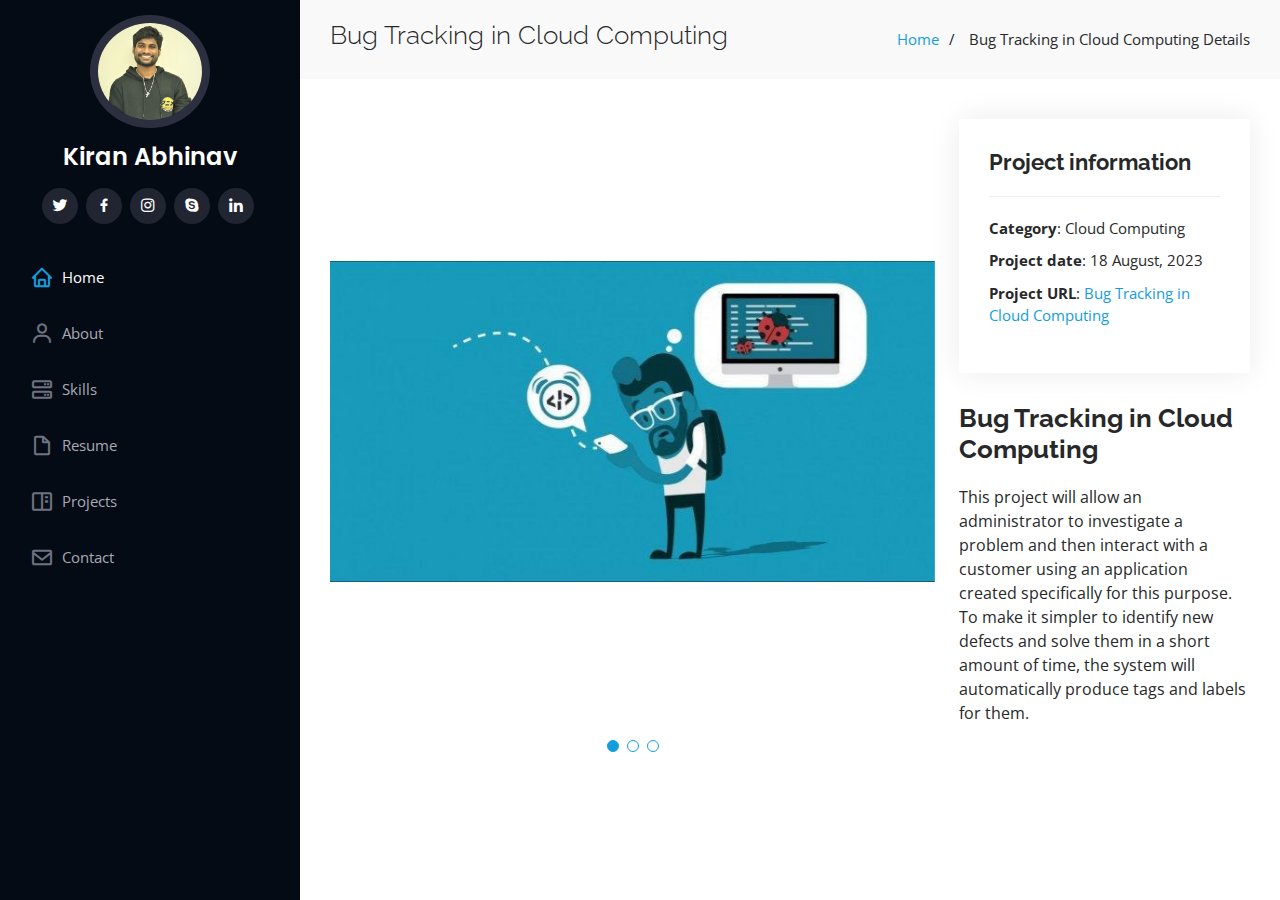
<file: bug-finder-cc-details.html>
<!DOCTYPE html>
<html lang="en">

<head>
  <meta charset="utf-8">
  <meta content="width=device-width, initial-scale=1.0" name="viewport">

  <title> Bug Tracking in Cloud Computing Details</title>
  <meta content="" name="description">
  <meta content="" name="keywords">

  <!-- Favicons -->
  <link href="assets/img/favicon.png" rel="icon">
  <link href="assets/img/apple-touch-icon.png" rel="apple-touch-icon">

  <!-- Google Fonts -->
  <link href="https://fonts.googleapis.com/css?family=Open+Sans:300,300i,400,400i,600,600i,700,700i|Raleway:300,300i,400,400i,500,500i,600,600i,700,700i|Poppins:300,300i,400,400i,500,500i,600,600i,700,700i" rel="stylesheet">

  <!-- Vendor CSS Files -->
  <link href="assets/vendor/aos/aos.css" rel="stylesheet">
  <link href="assets/vendor/bootstrap/css/bootstrap.min.css" rel="stylesheet">
  <link href="assets/vendor/bootstrap-icons/bootstrap-icons.css" rel="stylesheet">
  <link href="assets/vendor/boxicons/css/boxicons.min.css" rel="stylesheet">
  <link href="assets/vendor/glightbox/css/glightbox.min.css" rel="stylesheet">
  <link href="assets/vendor/swiper/swiper-bundle.min.css" rel="stylesheet">
  <link href="assets/css/style.css" rel="stylesheet">

</head>

<body>
  <i class="bi bi-list mobile-nav-toggle d-xl-none"></i>
  <header id="header">
    <div class="d-flex flex-column">

      <div class="profile">
        <img src="assets/img/profile-img.jpg" alt="" class="img-fluid rounded-circle">
        <h1 class="text-light"><a href="index.html">Kiran Abhinav</a></h1>
        <div class="social-links mt-3 text-center">
          <a href="#" class="twitter"><i class="bx bxl-twitter"></i></a>
          <a href="#" class="facebook"><i class="bx bxl-facebook"></i></a>
          <a href="#" class="instagram"><i class="bx bxl-instagram"></i></a>
          <a href="#" class="google-plus"><i class="bx bxl-skype"></i></a>
          <a href="#" class="linkedin"><i class="bx bxl-linkedin"></i></a>
        </div>
      </div>

      <nav id="navbar" class="nav-menu navbar">
        <ul>
          <li><a href="#hero" class="nav-link scrollto active"><i class="bx bx-home"></i> <span>Home</span></a></li>
          <li><a href="#about" class="nav-link scrollto"><i class="bx bx-user"></i> <span>About</span></a></li>
          <li><a href="#skills" class="nav-link scrollto"><i class="bx bx-server"></i> <span>Skills</span></a></li>
          <li><a href="#resume" class="nav-link scrollto"><i class="bx bx-file-blank"></i> <span>Resume</span></a></li>
          <li><a href="#portfolio" class="nav-link scrollto"><i class="bx bx-book-content"></i> <span>Projects</span></a></li>
          <li><a href="#contact" class="nav-link scrollto"><i class="bx bx-envelope"></i> <span>Contact</span></a></li>
        </ul>
      </nav><!-- .nav-menu -->
    </div>
  </header><!-- End Header -->

  <main id="main">

    <!-- ======= Breadcrumbs ======= -->
    <section id="breadcrumbs" class="breadcrumbs">
      <div class="container">

        <div class="d-flex justify-content-between align-items-center">
          <h2> Bug Tracking in Cloud Computing</h2>
          <ol>
            <li><a href="index.html">Home</a></li>
            <li> Bug Tracking in Cloud Computing Details</li>
          </ol>
        </div>

      </div>
    </section><!-- End Breadcrumbs -->

    <!-- ======= Portfolio Details Section ======= -->
    <section id="portfolio-details" class="portfolio-details">
      <div class="container">

        <div class="row gy-4">

          <div class="col-lg-8">
            <div class="portfolio-details-slider swiper">
              <div class="swiper-wrapper align-items-center">

                <div class="swiper-slide">
                  <img src="assets/img/portfolio/portfolio-cc-details-1.png" alt="">
                </div>

                <div class="swiper-slide">
                  <img src="assets/img/portfolio/portfolio-cc-details-2.png" alt="">
                </div>

                <div class="swiper-slide">
                  <img src="assets/img/portfolio/portfolio-6.png" alt="">
                </div>

              </div>
              <div class="swiper-pagination"></div>
            </div>
          </div>

          <div class="col-lg-4">
            <div class="portfolio-info">
              <h3>Project information</h3>
              <ul>
                <li><strong>Category</strong>: Cloud Computing</li>
                <!-- <li><strong>Client</strong>: ASU Company</li> -->
                <li><strong>Project date</strong>: 18 August, 2023</li>
                <li><strong>Project URL</strong>: <a href="#"> Bug Tracking in Cloud Computing</a></li>
              </ul>
            </div>
            <div class="portfolio-description">
              <h2> Bug Tracking in Cloud Computing</h2>
              <p>
                This project will allow an administrator to investigate a problem and then interact with a customer using
an application created specifically for this purpose. To make it simpler to identify new defects and solve
them in a short amount of time, the system will automatically produce tags and labels for them.
              </p>
            </div>
          </div>

        </div>

      </div>
    </section><!-- End Portfolio Details Section -->

  </main><!-- End #main -->


  <a href="#" class="back-to-top d-flex align-items-center justify-content-center"><i class="bi bi-arrow-up-short"></i></a>

  <!-- Vendor JS Files -->
  <script src="assets/vendor/purecounter/purecounter_vanilla.js"></script>
  <script src="assets/vendor/aos/aos.js"></script>
  <script src="assets/vendor/bootstrap/js/bootstrap.bundle.min.js"></script>
  <script src="assets/vendor/glightbox/js/glightbox.min.js"></script>
  <script src="assets/vendor/isotope-layout/isotope.pkgd.min.js"></script>
  <script src="assets/vendor/swiper/swiper-bundle.min.js"></script>
  <script src="assets/vendor/typed.js/typed.umd.js"></script>
  <script src="assets/vendor/waypoints/noframework.waypoints.js"></script>
  <script src="assets/vendor/php-email-form/validate.js"></script>

  <!-- Template Main JS File -->
  <script src="assets/js/main.js"></script>

</body>

</html>
</file>
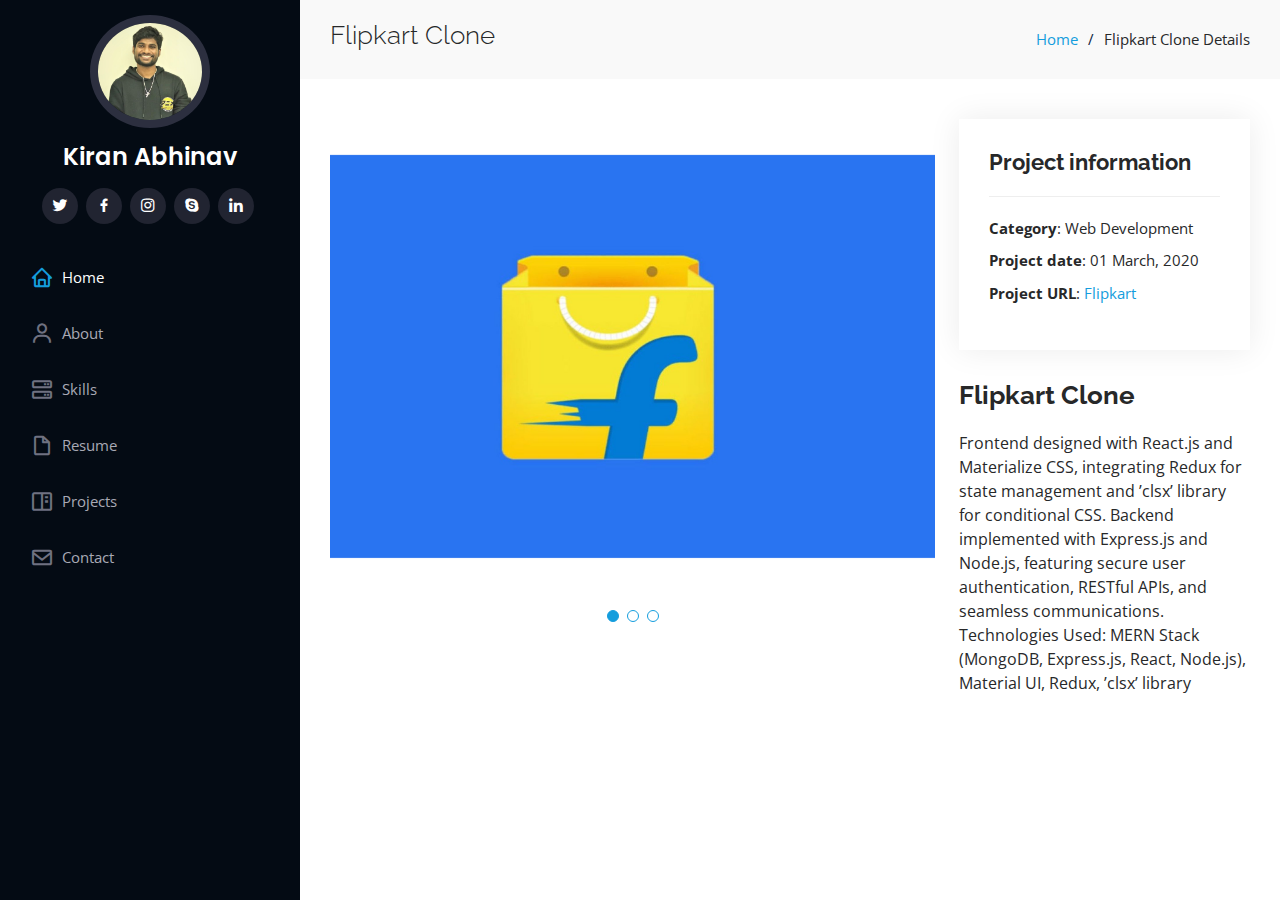
<file: flipkart-clone-details.html>
<!DOCTYPE html>
<html lang="en">

<head>
  <meta charset="utf-8">
  <meta content="width=device-width, initial-scale=1.0" name="viewport">

  <title>Flipkart Project Details</title>
  <meta content="" name="description">
  <meta content="" name="keywords">

  <!-- Favicons -->
  <link href="assets/img/favicon.png" rel="icon">
  <link href="assets/img/apple-touch-icon.png" rel="apple-touch-icon">

  <!-- Google Fonts -->
  <link href="https://fonts.googleapis.com/css?family=Open+Sans:300,300i,400,400i,600,600i,700,700i|Raleway:300,300i,400,400i,500,500i,600,600i,700,700i|Poppins:300,300i,400,400i,500,500i,600,600i,700,700i" rel="stylesheet">

  <!-- Vendor CSS Files -->
  <link href="assets/vendor/aos/aos.css" rel="stylesheet">
  <link href="assets/vendor/bootstrap/css/bootstrap.min.css" rel="stylesheet">
  <link href="assets/vendor/bootstrap-icons/bootstrap-icons.css" rel="stylesheet">
  <link href="assets/vendor/boxicons/css/boxicons.min.css" rel="stylesheet">
  <link href="assets/vendor/glightbox/css/glightbox.min.css" rel="stylesheet">
  <link href="assets/vendor/swiper/swiper-bundle.min.css" rel="stylesheet">
  <link href="assets/css/style.css" rel="stylesheet">

</head>

<body>
  <i class="bi bi-list mobile-nav-toggle d-xl-none"></i>
  <header id="header">
    <div class="d-flex flex-column">

      <div class="profile">
        <img src="assets/img/profile-img.jpg" alt="" class="img-fluid rounded-circle">
        <h1 class="text-light"><a href="index.html">Kiran Abhinav</a></h1>
        <div class="social-links mt-3 text-center">
          <a href="#" class="twitter"><i class="bx bxl-twitter"></i></a>
          <a href="#" class="facebook"><i class="bx bxl-facebook"></i></a>
          <a href="#" class="instagram"><i class="bx bxl-instagram"></i></a>
          <a href="#" class="google-plus"><i class="bx bxl-skype"></i></a>
          <a href="#" class="linkedin"><i class="bx bxl-linkedin"></i></a>
        </div>
      </div>

      <nav id="navbar" class="nav-menu navbar">
        <ul>
          <li><a href="#hero" class="nav-link scrollto active"><i class="bx bx-home"></i> <span>Home</span></a></li>
          <li><a href="#about" class="nav-link scrollto"><i class="bx bx-user"></i> <span>About</span></a></li>
          <li><a href="#skills" class="nav-link scrollto"><i class="bx bx-server"></i> <span>Skills</span></a></li>
          <li><a href="#resume" class="nav-link scrollto"><i class="bx bx-file-blank"></i> <span>Resume</span></a></li>
          <li><a href="#portfolio" class="nav-link scrollto"><i class="bx bx-book-content"></i> <span>Projects</span></a></li>
          <li><a href="#contact" class="nav-link scrollto"><i class="bx bx-envelope"></i> <span>Contact</span></a></li>
        </ul>
      </nav><!-- .nav-menu -->
    </div>
  </header><!-- End Header -->

  <main id="main">

    <!-- ======= Breadcrumbs ======= -->
    <section id="breadcrumbs" class="breadcrumbs">
      <div class="container">

        <div class="d-flex justify-content-between align-items-center">
          <h2>Flipkart Clone</h2>
          <ol>
            <li><a href="index.html">Home</a></li>
            <li>Flipkart Clone Details</li>
          </ol>
        </div>

      </div>
    </section><!-- End Breadcrumbs -->

    <!-- ======= Portfolio Details Section ======= -->
    <section id="portfolio-details" class="portfolio-details">
      <div class="container">

        <div class="row gy-4">

          <div class="col-lg-8">
            <div class="portfolio-details-slider swiper">
              <div class="swiper-wrapper align-items-center">

                <div class="swiper-slide">
                  <img src="assets/img/portfolio/portfolio-flipkart-details-1.jpg" alt="">
                </div>

                <div class="swiper-slide">
                  <img src="assets/img/portfolio/portfolio-flipkart-details-2.jpg" alt="">
                </div>

                <div class="swiper-slide">
                  <img src="assets/img/portfolio/portfolio-flipkart-details-3.jpg" alt="">
                </div>

              </div>
              <div class="swiper-pagination"></div>
            </div>
          </div>

          <div class="col-lg-4">
            <div class="portfolio-info">
              <h3>Project information</h3>
              <ul>
                <li><strong>Category</strong>: Web Development</li>
                <!-- <li><strong>Client</strong>: ASU Company</li> -->
                <li><strong>Project date</strong>: 01 March, 2020</li>
                <li><strong>Project URL</strong>: <a href="https://github.com/Kiran0207/FlipKart-Clone">Flipkart</a></li>
              </ul>
            </div>
            <div class="portfolio-description">
              <h2>Flipkart Clone</h2>
              <p>
                Frontend designed with React.js and Materialize CSS, integrating Redux for state management and ’clsx’
                library for conditional CSS. Backend implemented with Express.js and Node.js, featuring secure user authentication, RESTful APIs, and seamless communications. 
                Technologies Used: MERN Stack (MongoDB, Express.js, React, Node.js), Material UI, Redux, ’clsx’ library
              </p>
            </div>
          </div>

        </div>

      </div>
    </section><!-- End Portfolio Details Section -->

  </main><!-- End #main -->


  <a href="#" class="back-to-top d-flex align-items-center justify-content-center"><i class="bi bi-arrow-up-short"></i></a>

  <!-- Vendor JS Files -->
  <script src="assets/vendor/purecounter/purecounter_vanilla.js"></script>
  <script src="assets/vendor/aos/aos.js"></script>
  <script src="assets/vendor/bootstrap/js/bootstrap.bundle.min.js"></script>
  <script src="assets/vendor/glightbox/js/glightbox.min.js"></script>
  <script src="assets/vendor/isotope-layout/isotope.pkgd.min.js"></script>
  <script src="assets/vendor/swiper/swiper-bundle.min.js"></script>
  <script src="assets/vendor/typed.js/typed.umd.js"></script>
  <script src="assets/vendor/waypoints/noframework.waypoints.js"></script>
  <script src="assets/vendor/php-email-form/validate.js"></script>

  <!-- Template Main JS File -->
  <script src="assets/js/main.js"></script>

</body>

</html>
</file>
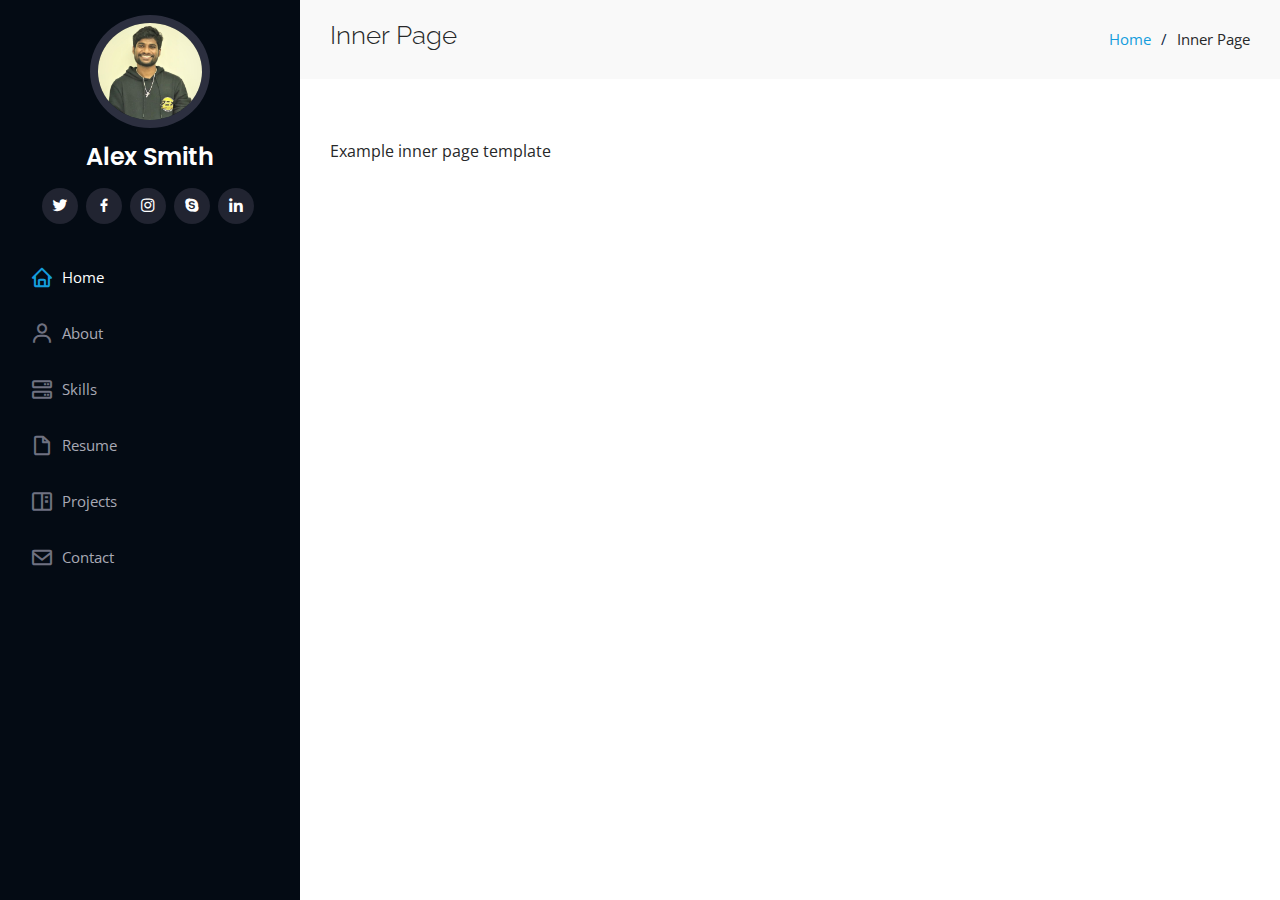
<file: inner-page.html>
<!DOCTYPE html>
<html lang="en">

<head>
  <meta charset="utf-8">
  <meta content="width=device-width, initial-scale=1.0" name="viewport">

  <title>Inner Page - iPortfolio Bootstrap Template</title>
  <meta content="" name="description">
  <meta content="" name="keywords">

  <!-- Favicons -->
  <link href="assets/img/favicon.png" rel="icon">
  <link href="assets/img/apple-touch-icon.png" rel="apple-touch-icon">

  <!-- Google Fonts -->
  <link href="https://fonts.googleapis.com/css?family=Open+Sans:300,300i,400,400i,600,600i,700,700i|Raleway:300,300i,400,400i,500,500i,600,600i,700,700i|Poppins:300,300i,400,400i,500,500i,600,600i,700,700i" rel="stylesheet">

  <!-- Vendor CSS Files -->
  <link href="assets/vendor/aos/aos.css" rel="stylesheet">
  <link href="assets/vendor/bootstrap/css/bootstrap.min.css" rel="stylesheet">
  <link href="assets/vendor/bootstrap-icons/bootstrap-icons.css" rel="stylesheet">
  <link href="assets/vendor/boxicons/css/boxicons.min.css" rel="stylesheet">
  <link href="assets/vendor/glightbox/css/glightbox.min.css" rel="stylesheet">
  <link href="assets/vendor/swiper/swiper-bundle.min.css" rel="stylesheet">

  <!-- Template Main CSS File -->
  <link href="assets/css/style.css" rel="stylesheet">

  <!-- =======================================================
  * Template Name: iPortfolio
  * Updated: Jan 29 2024 with Bootstrap v5.3.2
  * Template URL: https://bootstrapmade.com/iportfolio-bootstrap-portfolio-websites-template/
  * Author: BootstrapMade.com
  * License: https://bootstrapmade.com/license/
  ======================================================== -->
</head>

<body>

  <!-- ======= Mobile nav toggle button ======= -->
  <i class="bi bi-list mobile-nav-toggle d-xl-none"></i>

  <!-- ======= Header ======= -->
  <header id="header">
    <div class="d-flex flex-column">

      <div class="profile">
        <img src="assets/img/profile-img.jpg" alt="" class="img-fluid rounded-circle">
        <h1 class="text-light"><a href="index.html">Alex Smith</a></h1>
        <div class="social-links mt-3 text-center">
          <a href="#" class="twitter"><i class="bx bxl-twitter"></i></a>
          <a href="#" class="facebook"><i class="bx bxl-facebook"></i></a>
          <a href="#" class="instagram"><i class="bx bxl-instagram"></i></a>
          <a href="#" class="google-plus"><i class="bx bxl-skype"></i></a>
          <a href="#" class="linkedin"><i class="bx bxl-linkedin"></i></a>
        </div>
      </div>

      <nav id="navbar" class="nav-menu navbar">
        <ul>
          <li><a href="#hero" class="nav-link scrollto active"><i class="bx bx-home"></i> <span>Home</span></a></li>
          <li><a href="#about" class="nav-link scrollto"><i class="bx bx-user"></i> <span>About</span></a></li>
          <li><a href="#skills" class="nav-link scrollto"><i class="bx bx-server"></i> <span>Skills</span></a></li>
          <li><a href="#resume" class="nav-link scrollto"><i class="bx bx-file-blank"></i> <span>Resume</span></a></li>
          <li><a href="#portfolio" class="nav-link scrollto"><i class="bx bx-book-content"></i> <span>Projects</span></a></li>
          <li><a href="#contact" class="nav-link scrollto"><i class="bx bx-envelope"></i> <span>Contact</span></a></li>
        </ul>
      </nav><!-- .nav-menu -->
    </div>
  </header><!-- End Header -->

  <main id="main">

    <!-- ======= Breadcrumbs ======= -->
    <section class="breadcrumbs">
      <div class="container">

        <div class="d-flex justify-content-between align-items-center">
          <h2>Inner Page</h2>
          <ol>
            <li><a href="index.html">Home</a></li>
            <li>Inner Page</li>
          </ol>
        </div>

      </div>
    </section><!-- End Breadcrumbs -->

    <section class="inner-page">
      <div class="container">
        <p>
          Example inner page template
        </p>
      </div>
    </section>

  </main><!-- End #main -->

  <!-- ======= Footer ======= -->
  

  <a href="#" class="back-to-top d-flex align-items-center justify-content-center"><i class="bi bi-arrow-up-short"></i></a>

  <!-- Vendor JS Files -->
  <script src="assets/vendor/purecounter/purecounter_vanilla.js"></script>
  <script src="assets/vendor/aos/aos.js"></script>
  <script src="assets/vendor/bootstrap/js/bootstrap.bundle.min.js"></script>
  <script src="assets/vendor/glightbox/js/glightbox.min.js"></script>
  <script src="assets/vendor/isotope-layout/isotope.pkgd.min.js"></script>
  <script src="assets/vendor/swiper/swiper-bundle.min.js"></script>
  <script src="assets/vendor/typed.js/typed.umd.js"></script>
  <script src="assets/vendor/waypoints/noframework.waypoints.js"></script>
  <script src="assets/vendor/php-email-form/validate.js"></script>

  <!-- Template Main JS File -->
  <script src="assets/js/main.js"></script>

</body>

</html>
</file>
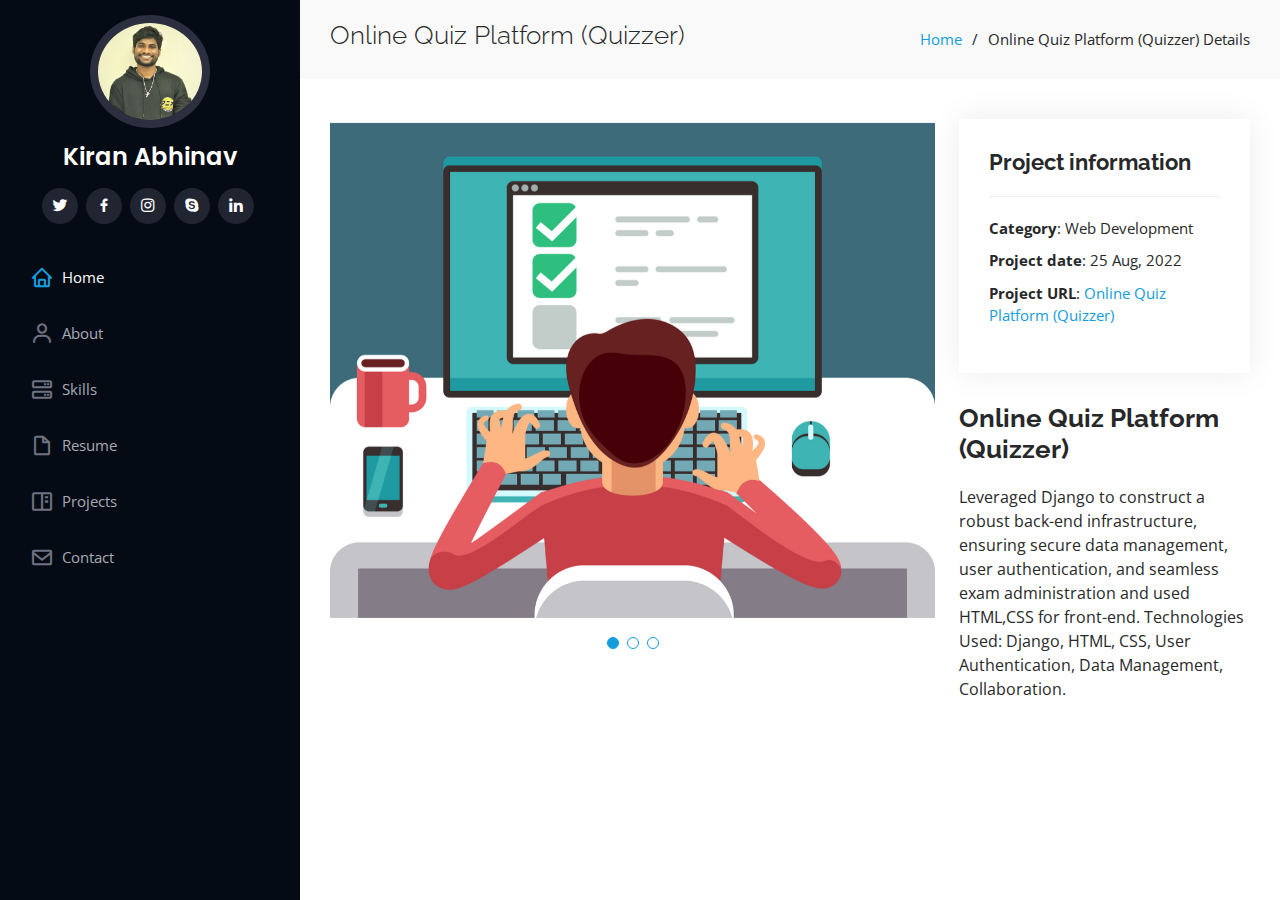
<file: quizzer-details.html>
<!DOCTYPE html>
<html lang="en">

<head>
  <meta charset="utf-8">
  <meta content="width=device-width, initial-scale=1.0" name="viewport">

  <title>Online Quiz Platform (Quizzer) Details</title>
  <meta content="" name="description">
  <meta content="" name="keywords">

  <!-- Favicons -->
  <link href="assets/img/favicon.png" rel="icon">
  <link href="assets/img/apple-touch-icon.png" rel="apple-touch-icon">

  <!-- Google Fonts -->
  <link href="https://fonts.googleapis.com/css?family=Open+Sans:300,300i,400,400i,600,600i,700,700i|Raleway:300,300i,400,400i,500,500i,600,600i,700,700i|Poppins:300,300i,400,400i,500,500i,600,600i,700,700i" rel="stylesheet">

  <!-- Vendor CSS Files -->
  <link href="assets/vendor/aos/aos.css" rel="stylesheet">
  <link href="assets/vendor/bootstrap/css/bootstrap.min.css" rel="stylesheet">
  <link href="assets/vendor/bootstrap-icons/bootstrap-icons.css" rel="stylesheet">
  <link href="assets/vendor/boxicons/css/boxicons.min.css" rel="stylesheet">
  <link href="assets/vendor/glightbox/css/glightbox.min.css" rel="stylesheet">
  <link href="assets/vendor/swiper/swiper-bundle.min.css" rel="stylesheet">
  <link href="assets/css/style.css" rel="stylesheet">

</head>

<body>
  <i class="bi bi-list mobile-nav-toggle d-xl-none"></i>
  <header id="header">
    <div class="d-flex flex-column">

      <div class="profile">
        <img src="assets/img/profile-img.jpg" alt="" class="img-fluid rounded-circle">
        <h1 class="text-light"><a href="index.html">Kiran Abhinav</a></h1>
        <div class="social-links mt-3 text-center">
          <a href="#" class="twitter"><i class="bx bxl-twitter"></i></a>
          <a href="#" class="facebook"><i class="bx bxl-facebook"></i></a>
          <a href="#" class="instagram"><i class="bx bxl-instagram"></i></a>
          <a href="#" class="google-plus"><i class="bx bxl-skype"></i></a>
          <a href="#" class="linkedin"><i class="bx bxl-linkedin"></i></a>
        </div>
      </div>

      <nav id="navbar" class="nav-menu navbar">
        <ul>
          <li><a href="#hero" class="nav-link scrollto active"><i class="bx bx-home"></i> <span>Home</span></a></li>
          <li><a href="#about" class="nav-link scrollto"><i class="bx bx-user"></i> <span>About</span></a></li>
          <li><a href="#skills" class="nav-link scrollto"><i class="bx bx-server"></i> <span>Skills</span></a></li>
          <li><a href="#resume" class="nav-link scrollto"><i class="bx bx-file-blank"></i> <span>Resume</span></a></li>
          <li><a href="#portfolio" class="nav-link scrollto"><i class="bx bx-book-content"></i> <span>Projects</span></a></li>
          <li><a href="#contact" class="nav-link scrollto"><i class="bx bx-envelope"></i> <span>Contact</span></a></li>
        </ul>
      </nav><!-- .nav-menu -->
    </div>
  </header><!-- End Header -->

  <main id="main">

    <!-- ======= Breadcrumbs ======= -->
    <section id="breadcrumbs" class="breadcrumbs">
      <div class="container">

        <div class="d-flex justify-content-between align-items-center">
          <h2>Online Quiz Platform (Quizzer)</h2>
          <ol>
            <li><a href="index.html">Home</a></li>
            <li>Online Quiz Platform (Quizzer) Details</li>
          </ol>
        </div>

      </div>
    </section><!-- End Breadcrumbs -->

    <!-- ======= Portfolio Details Section ======= -->
    <section id="portfolio-details" class="portfolio-details">
      <div class="container">

        <div class="row gy-4">

          <div class="col-lg-8">
            <div class="portfolio-details-slider swiper">
              <div class="swiper-wrapper align-items-center">

                <div class="swiper-slide">
                  <img src="assets/img/portfolio/portfolio-quizzer-details-1.png" alt="">
                </div>

                <div class="swiper-slide">
                  <img src="assets/img/portfolio/portfolio-quizzer-details-2.png" alt="">
                </div>

                <div class="swiper-slide">
                  <img src="assets/img/portfolio/portfolio-quizzer-details-3.png" alt="">
                </div>

              </div>
              <div class="swiper-pagination"></div>
            </div>
          </div>

          <div class="col-lg-4">
            <div class="portfolio-info">
              <h3>Project information</h3>
              <ul>
                <li><strong>Category</strong>: Web Development</li>
                <!-- <li><strong>Client</strong>: ASU Company</li> -->
                <li><strong>Project date</strong>: 25 Aug, 2022</li>
                <li><strong>Project URL</strong>: <a href="https://github.com/arjunsiv/quizzer">Online Quiz Platform (Quizzer)</a></li>
              </ul>
            </div>
            <div class="portfolio-description">
              <h2>Online Quiz Platform (Quizzer)</h2>
              <p>
                Leveraged Django to construct a robust back-end infrastructure, ensuring secure data management, user
authentication, and seamless exam administration and used HTML,CSS for front-end.
Technologies Used: Django, HTML, CSS, User Authentication, Data Management, Collaboration.
              </p>
            </div>
          </div>

        </div>

      </div>
    </section><!-- End Portfolio Details Section -->

  </main><!-- End #main -->


  <a href="#" class="back-to-top d-flex align-items-center justify-content-center"><i class="bi bi-arrow-up-short"></i></a>

  <!-- Vendor JS Files -->
  <script src="assets/vendor/purecounter/purecounter_vanilla.js"></script>
  <script src="assets/vendor/aos/aos.js"></script>
  <script src="assets/vendor/bootstrap/js/bootstrap.bundle.min.js"></script>
  <script src="assets/vendor/glightbox/js/glightbox.min.js"></script>
  <script src="assets/vendor/isotope-layout/isotope.pkgd.min.js"></script>
  <script src="assets/vendor/swiper/swiper-bundle.min.js"></script>
  <script src="assets/vendor/typed.js/typed.umd.js"></script>
  <script src="assets/vendor/waypoints/noframework.waypoints.js"></script>
  <script src="assets/vendor/php-email-form/validate.js"></script>

  <!-- Template Main JS File -->
  <script src="assets/js/main.js"></script>

</body>

</html>
</file>
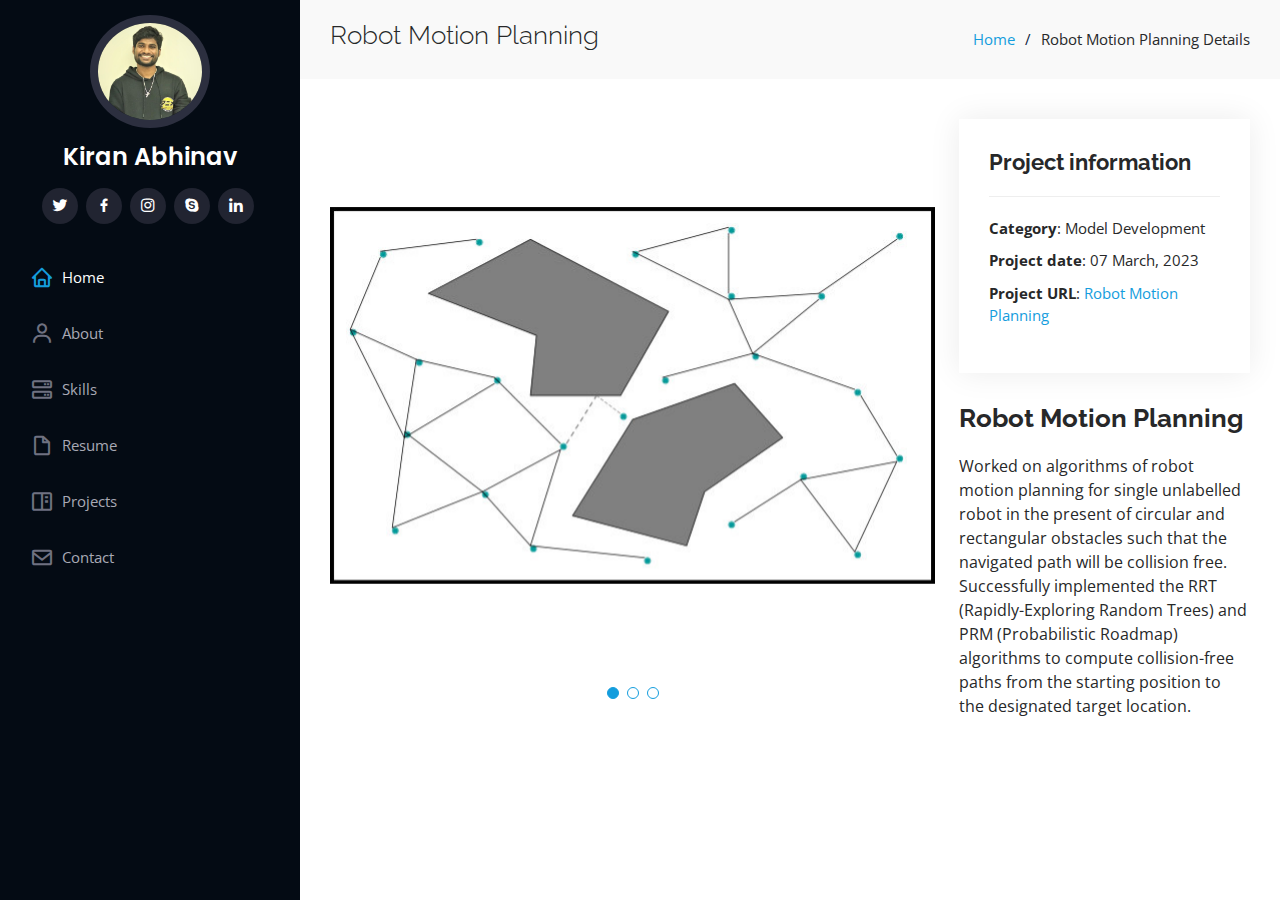
<file: robotmotionplanning-details.html>
<!DOCTYPE html>
<html lang="en">

<head>
  <meta charset="utf-8">
  <meta content="width=device-width, initial-scale=1.0" name="viewport">

  <title>Robot Motion Planning Details</title>
  <meta content="" name="description">
  <meta content="" name="keywords">

  <!-- Favicons -->
  <link href="assets/img/favicon.png" rel="icon">
  <link href="assets/img/apple-touch-icon.png" rel="apple-touch-icon">

  <!-- Google Fonts -->
  <link href="https://fonts.googleapis.com/css?family=Open+Sans:300,300i,400,400i,600,600i,700,700i|Raleway:300,300i,400,400i,500,500i,600,600i,700,700i|Poppins:300,300i,400,400i,500,500i,600,600i,700,700i" rel="stylesheet">

  <!-- Vendor CSS Files -->
  <link href="assets/vendor/aos/aos.css" rel="stylesheet">
  <link href="assets/vendor/bootstrap/css/bootstrap.min.css" rel="stylesheet">
  <link href="assets/vendor/bootstrap-icons/bootstrap-icons.css" rel="stylesheet">
  <link href="assets/vendor/boxicons/css/boxicons.min.css" rel="stylesheet">
  <link href="assets/vendor/glightbox/css/glightbox.min.css" rel="stylesheet">
  <link href="assets/vendor/swiper/swiper-bundle.min.css" rel="stylesheet">
  <link href="assets/css/style.css" rel="stylesheet">

</head>

<body>
  <i class="bi bi-list mobile-nav-toggle d-xl-none"></i>
  <header id="header">
    <div class="d-flex flex-column">

      <div class="profile">
        <img src="assets/img/profile-img.jpg" alt="" class="img-fluid rounded-circle">
        <h1 class="text-light"><a href="index.html">Kiran Abhinav</a></h1>
        <div class="social-links mt-3 text-center">
          <a href="#" class="twitter"><i class="bx bxl-twitter"></i></a>
          <a href="#" class="facebook"><i class="bx bxl-facebook"></i></a>
          <a href="#" class="instagram"><i class="bx bxl-instagram"></i></a>
          <a href="#" class="google-plus"><i class="bx bxl-skype"></i></a>
          <a href="#" class="linkedin"><i class="bx bxl-linkedin"></i></a>
        </div>
      </div>

      <nav id="navbar" class="nav-menu navbar">
        <ul>
          <li><a href="#hero" class="nav-link scrollto active"><i class="bx bx-home"></i> <span>Home</span></a></li>
          <li><a href="#about" class="nav-link scrollto"><i class="bx bx-user"></i> <span>About</span></a></li>
          <li><a href="#skills" class="nav-link scrollto"><i class="bx bx-server"></i> <span>Skills</span></a></li>
          <li><a href="#resume" class="nav-link scrollto"><i class="bx bx-file-blank"></i> <span>Resume</span></a></li>
          <li><a href="#portfolio" class="nav-link scrollto"><i class="bx bx-book-content"></i> <span>Projects</span></a></li>
          <li><a href="#contact" class="nav-link scrollto"><i class="bx bx-envelope"></i> <span>Contact</span></a></li>
        </ul>
      </nav><!-- .nav-menu -->
    </div>
  </header><!-- End Header -->

  <main id="main">

    <!-- ======= Breadcrumbs ======= -->
    <section id="breadcrumbs" class="breadcrumbs">
      <div class="container">

        <div class="d-flex justify-content-between align-items-center">
          <h2>Robot Motion Planning</h2>
          <ol>
            <li><a href="index.html">Home</a></li>
            <li>Robot Motion Planning Details</li>
          </ol>
        </div>

      </div>
    </section><!-- End Breadcrumbs -->

    <!-- ======= Portfolio Details Section ======= -->
    <section id="portfolio-details" class="portfolio-details">
      <div class="container">

        <div class="row gy-4">

          <div class="col-lg-8">
            <div class="portfolio-details-slider swiper">
              <div class="swiper-wrapper align-items-center">

                <div class="swiper-slide">
                  <img src="assets/img/portfolio/portfolio-rmp-details-1.png" alt="">
                </div>

                <div class="swiper-slide">
                  <img src="assets/img/portfolio/portfolio-rmp-details-2.png" alt="">
                </div>

                <div class="swiper-slide">
                  <img src="assets/img/portfolio/portfolio-rmp-details-3.png" alt="">
                </div>

              </div>
              <div class="swiper-pagination"></div>
            </div>
          </div>

          <div class="col-lg-4">
            <div class="portfolio-info">
              <h3>Project information</h3>
              <ul>
                <li><strong>Category</strong>: Model Development</li>
                <!-- <li><strong>Client</strong>: ASU Company</li> -->
                <li><strong>Project date</strong>: 07 March, 2023</li>
                <li><strong>Project URL</strong>: <a href="#">Robot Motion Planning</a></li>
              </ul>
            </div>
            <div class="portfolio-description">
              <h2>Robot Motion Planning</h2>
              <p>
                Worked on algorithms of robot motion planning for single unlabelled robot in the present of circular and
rectangular obstacles such that the navigated path will be collision free.
Successfully implemented the RRT (Rapidly-Exploring Random Trees) and PRM (Probabilistic Roadmap)
algorithms to compute collision-free paths from the starting position to the designated target location.

              </p>
            </div>
          </div>

        </div>

      </div>
    </section><!-- End Portfolio Details Section -->

  </main><!-- End #main -->


  <a href="#" class="back-to-top d-flex align-items-center justify-content-center"><i class="bi bi-arrow-up-short"></i></a>

  <!-- Vendor JS Files -->
  <script src="assets/vendor/purecounter/purecounter_vanilla.js"></script>
  <script src="assets/vendor/aos/aos.js"></script>
  <script src="assets/vendor/bootstrap/js/bootstrap.bundle.min.js"></script>
  <script src="assets/vendor/glightbox/js/glightbox.min.js"></script>
  <script src="assets/vendor/isotope-layout/isotope.pkgd.min.js"></script>
  <script src="assets/vendor/swiper/swiper-bundle.min.js"></script>
  <script src="assets/vendor/typed.js/typed.umd.js"></script>
  <script src="assets/vendor/waypoints/noframework.waypoints.js"></script>
  <script src="assets/vendor/php-email-form/validate.js"></script>

  <!-- Template Main JS File -->
  <script src="assets/js/main.js"></script>

</body>

</html>
</file>
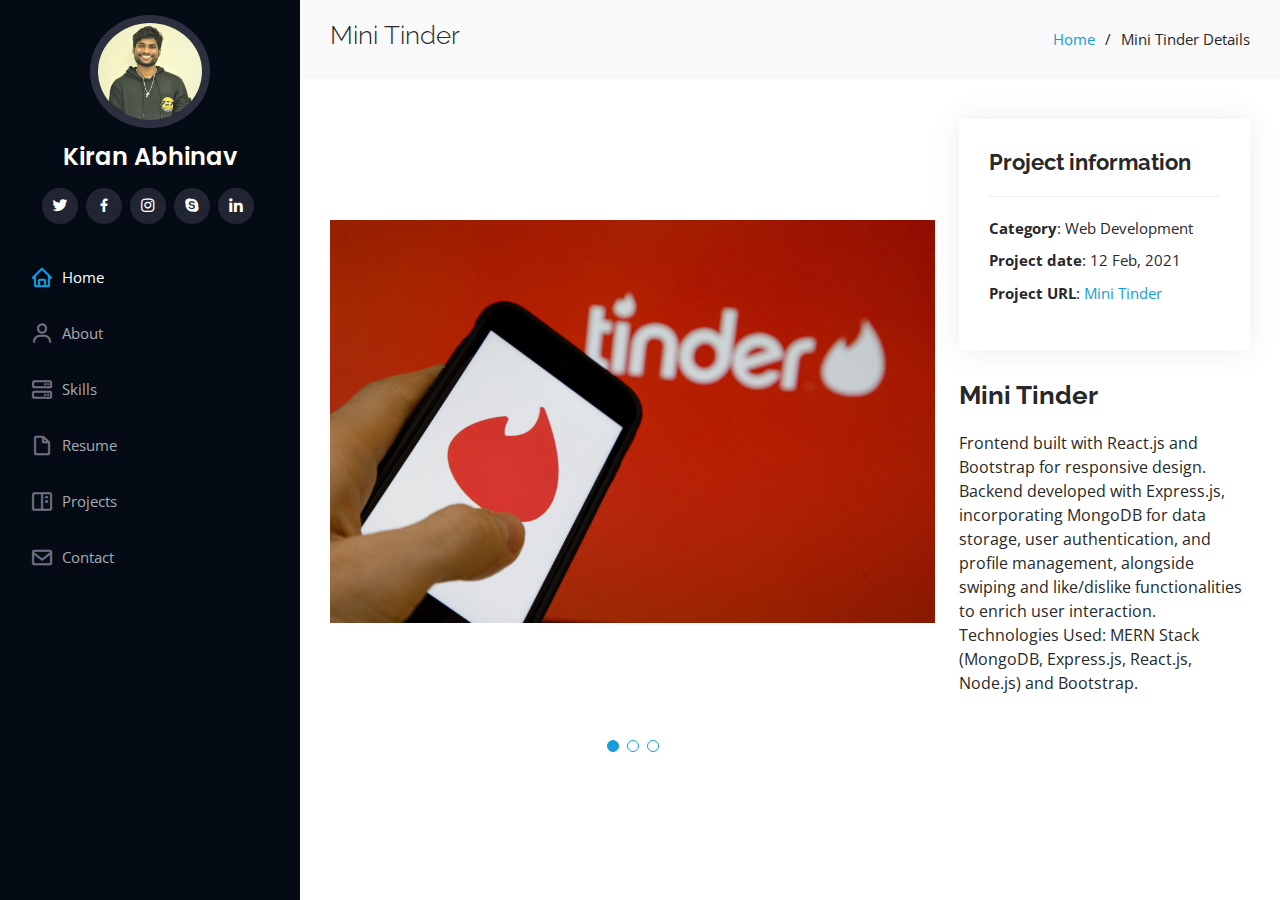
<file: tinder-details.html>
<!DOCTYPE html>
<html lang="en">

<head>
  <meta charset="utf-8">
  <meta content="width=device-width, initial-scale=1.0" name="viewport">

  <title>Mini Tinder Details</title>
  <meta content="" name="description">
  <meta content="" name="keywords">

  <!-- Favicons -->
  <link href="assets/img/favicon.png" rel="icon">
  <link href="assets/img/apple-touch-icon.png" rel="apple-touch-icon">

  <!-- Google Fonts -->
  <link href="https://fonts.googleapis.com/css?family=Open+Sans:300,300i,400,400i,600,600i,700,700i|Raleway:300,300i,400,400i,500,500i,600,600i,700,700i|Poppins:300,300i,400,400i,500,500i,600,600i,700,700i" rel="stylesheet">

  <!-- Vendor CSS Files -->
  <link href="assets/vendor/aos/aos.css" rel="stylesheet">
  <link href="assets/vendor/bootstrap/css/bootstrap.min.css" rel="stylesheet">
  <link href="assets/vendor/bootstrap-icons/bootstrap-icons.css" rel="stylesheet">
  <link href="assets/vendor/boxicons/css/boxicons.min.css" rel="stylesheet">
  <link href="assets/vendor/glightbox/css/glightbox.min.css" rel="stylesheet">
  <link href="assets/vendor/swiper/swiper-bundle.min.css" rel="stylesheet">
  <link href="assets/css/style.css" rel="stylesheet">

</head>

<body>
  <i class="bi bi-list mobile-nav-toggle d-xl-none"></i>
  <header id="header">
    <div class="d-flex flex-column">

      <div class="profile">
        <img src="assets/img/profile-img.jpg" alt="" class="img-fluid rounded-circle">
        <h1 class="text-light"><a href="index.html">Kiran Abhinav</a></h1>
        <div class="social-links mt-3 text-center">
          <a href="#" class="twitter"><i class="bx bxl-twitter"></i></a>
          <a href="#" class="facebook"><i class="bx bxl-facebook"></i></a>
          <a href="#" class="instagram"><i class="bx bxl-instagram"></i></a>
          <a href="#" class="google-plus"><i class="bx bxl-skype"></i></a>
          <a href="#" class="linkedin"><i class="bx bxl-linkedin"></i></a>
        </div>
      </div>

      <nav id="navbar" class="nav-menu navbar">
        <ul>
          <li><a href="#hero" class="nav-link scrollto active"><i class="bx bx-home"></i> <span>Home</span></a></li>
          <li><a href="#about" class="nav-link scrollto"><i class="bx bx-user"></i> <span>About</span></a></li>
          <li><a href="#skills" class="nav-link scrollto"><i class="bx bx-server"></i> <span>Skills</span></a></li>
          <li><a href="#resume" class="nav-link scrollto"><i class="bx bx-file-blank"></i> <span>Resume</span></a></li>
          <li><a href="#portfolio" class="nav-link scrollto"><i class="bx bx-book-content"></i> <span>Projects</span></a></li>
          <li><a href="#contact" class="nav-link scrollto"><i class="bx bx-envelope"></i> <span>Contact</span></a></li>
        </ul>
      </nav><!-- .nav-menu -->
    </div>
  </header><!-- End Header -->

  <main id="main">

    <!-- ======= Breadcrumbs ======= -->
    <section id="breadcrumbs" class="breadcrumbs">
      <div class="container">

        <div class="d-flex justify-content-between align-items-center">
          <h2>Mini Tinder</h2>
          <ol>
            <li><a href="index.html">Home</a></li>
            <li>Mini Tinder Details</li>
          </ol>
        </div>

      </div>
    </section><!-- End Breadcrumbs -->

    <!-- ======= Portfolio Details Section ======= -->
    <section id="portfolio-details" class="portfolio-details">
      <div class="container">

        <div class="row gy-4">

          <div class="col-lg-8">
            <div class="portfolio-details-slider swiper">
              <div class="swiper-wrapper align-items-center">

                <div class="swiper-slide">
                  <img src="assets/img/portfolio/portfolio-tinder-details-1.jpg" alt="">
                </div>

                <div class="swiper-slide">
                  <img src="assets/img/portfolio/portfolio-tinder-details-2.jpg" alt="">
                </div>

                <div class="swiper-slide">
                  <img src="assets/img/portfolio/portfolio-tinder-details-3.jpg" alt="">
                </div>

              </div>
              <div class="swiper-pagination"></div>
            </div>
          </div>

          <div class="col-lg-4">
            <div class="portfolio-info">
              <h3>Project information</h3>
              <ul>
                <li><strong>Category</strong>: Web Development</li>
                <!-- <li><strong>Client</strong>: ASU Company</li> -->
                <li><strong>Project date</strong>: 12 Feb, 2021</li>
                <li><strong>Project URL</strong>: <a href="https://github.com/Kiran0207/Mini_Tinder">Mini Tinder</a></li>
              </ul>
            </div>
            <div class="portfolio-description">
              <h2>Mini Tinder</h2>
              <p>
                Frontend built with React.js and Bootstrap for responsive design. Backend developed with Express.js, incorporating MongoDB for data storage, user authentication, and profile management, alongside swiping
                and like/dislike functionalities to enrich user interaction.
                Technologies Used: MERN Stack (MongoDB, Express.js, React.js, Node.js) and Bootstrap.

              </p>
            </div>
          </div>

        </div>

      </div>
    </section><!-- End Portfolio Details Section -->

  </main><!-- End #main -->


  <a href="#" class="back-to-top d-flex align-items-center justify-content-center"><i class="bi bi-arrow-up-short"></i></a>

  <!-- Vendor JS Files -->
  <script src="assets/vendor/purecounter/purecounter_vanilla.js"></script>
  <script src="assets/vendor/aos/aos.js"></script>
  <script src="assets/vendor/bootstrap/js/bootstrap.bundle.min.js"></script>
  <script src="assets/vendor/glightbox/js/glightbox.min.js"></script>
  <script src="assets/vendor/isotope-layout/isotope.pkgd.min.js"></script>
  <script src="assets/vendor/swiper/swiper-bundle.min.js"></script>
  <script src="assets/vendor/typed.js/typed.umd.js"></script>
  <script src="assets/vendor/waypoints/noframework.waypoints.js"></script>
  <script src="assets/vendor/php-email-form/validate.js"></script>

  <!-- Template Main JS File -->
  <script src="assets/js/main.js"></script>

</body>

</html>
</file>
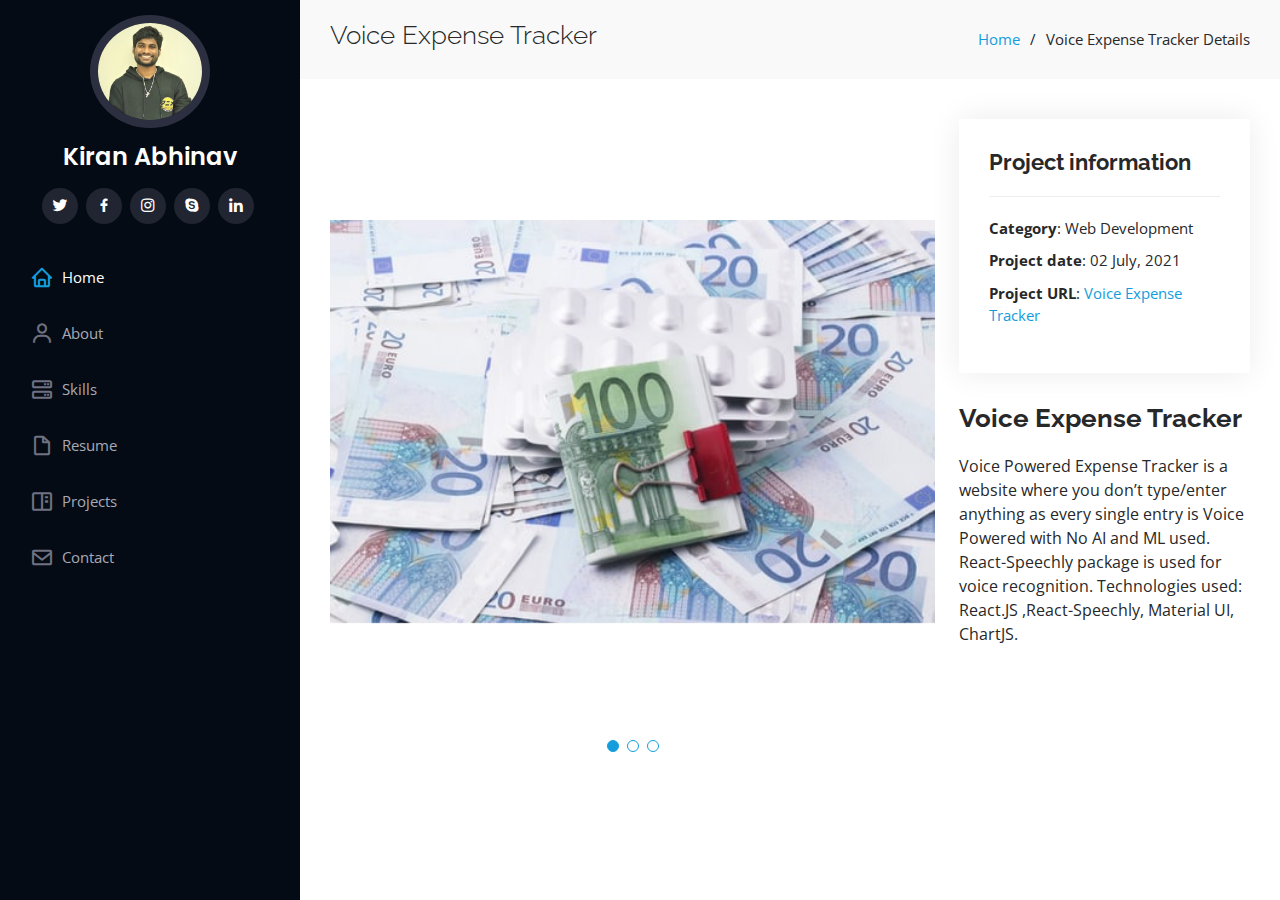
<file: voice-expense-tracker.html>
<!DOCTYPE html>
<html lang="en">

<head>
  <meta charset="utf-8">
  <meta content="width=device-width, initial-scale=1.0" name="viewport">

  <title>Voice Expense Tracker Project Details</title>
  <meta content="" name="description">
  <meta content="" name="keywords">

  <!-- Favicons -->
  <link href="assets/img/favicon.png" rel="icon">
  <link href="assets/img/apple-touch-icon.png" rel="apple-touch-icon">

  <!-- Google Fonts -->
  <link href="https://fonts.googleapis.com/css?family=Open+Sans:300,300i,400,400i,600,600i,700,700i|Raleway:300,300i,400,400i,500,500i,600,600i,700,700i|Poppins:300,300i,400,400i,500,500i,600,600i,700,700i" rel="stylesheet">

  <!-- Vendor CSS Files -->
  <link href="assets/vendor/aos/aos.css" rel="stylesheet">
  <link href="assets/vendor/bootstrap/css/bootstrap.min.css" rel="stylesheet">
  <link href="assets/vendor/bootstrap-icons/bootstrap-icons.css" rel="stylesheet">
  <link href="assets/vendor/boxicons/css/boxicons.min.css" rel="stylesheet">
  <link href="assets/vendor/glightbox/css/glightbox.min.css" rel="stylesheet">
  <link href="assets/vendor/swiper/swiper-bundle.min.css" rel="stylesheet">
  <link href="assets/css/style.css" rel="stylesheet">

</head>

<body>
  <i class="bi bi-list mobile-nav-toggle d-xl-none"></i>
  <header id="header">
    <div class="d-flex flex-column">

      <div class="profile">
        <img src="assets/img/profile-img.jpg" alt="" class="img-fluid rounded-circle">
        <h1 class="text-light"><a href="index.html">Kiran Abhinav</a></h1>
        <div class="social-links mt-3 text-center">
          <a href="#" class="twitter"><i class="bx bxl-twitter"></i></a>
          <a href="#" class="facebook"><i class="bx bxl-facebook"></i></a>
          <a href="#" class="instagram"><i class="bx bxl-instagram"></i></a>
          <a href="#" class="google-plus"><i class="bx bxl-skype"></i></a>
          <a href="www.linkedin.com/in/kiran-abhinav" class="linkedin"><i class="bx bxl-linkedin"></i></a>
        </div>
      </div>

      <nav id="navbar" class="nav-menu navbar">
        <ul>
          <li><a href="#hero" class="nav-link scrollto active"><i class="bx bx-home"></i> <span>Home</span></a></li>
          <li><a href="#about" class="nav-link scrollto"><i class="bx bx-user"></i> <span>About</span></a></li>
          <li><a href="#skills" class="nav-link scrollto"><i class="bx bx-server"></i> <span>Skills</span></a></li>
          <li><a href="#resume" class="nav-link scrollto"><i class="bx bx-file-blank"></i> <span>Resume</span></a></li>
          <li><a href="#portfolio" class="nav-link scrollto"><i class="bx bx-book-content"></i> <span>Projects</span></a></li>
          <li><a href="#contact" class="nav-link scrollto"><i class="bx bx-envelope"></i> <span>Contact</span></a></li>
        </ul>
      </nav><!-- .nav-menu -->
    </div>
  </header><!-- End Header -->

  <main id="main">

    <!-- ======= Breadcrumbs ======= -->
    <section id="breadcrumbs" class="breadcrumbs">
      <div class="container">

        <div class="d-flex justify-content-between align-items-center">
          <h2>Voice Expense Tracker</h2>
          <ol>
            <li><a href="index.html">Home</a></li>
            <li>Voice Expense Tracker Details</li>
          </ol>
        </div>

      </div>
    </section><!-- End Breadcrumbs -->

    <!-- ======= Portfolio Details Section ======= -->
    <section id="portfolio-details" class="portfolio-details">
      <div class="container">

        <div class="row gy-4">

          <div class="col-lg-8">
            <div class="portfolio-details-slider swiper">
              <div class="swiper-wrapper align-items-center">

                <div class="swiper-slide">
                  <img src="assets/img/portfolio/portfolio-5.jpg" alt="">
                </div>

                <div class="swiper-slide">
                  <img src="assets/img/portfolio/portfolio-vet-details-1.jpg" alt="">
                </div>

                <div class="swiper-slide">
                  <img src="assets/img/portfolio/portfolio-vet-details-2.png" alt="">
                </div>

              </div>
              <div class="swiper-pagination"></div>
            </div>
          </div>

          <div class="col-lg-4">
            <div class="portfolio-info">
              <h3>Project information</h3>
              <ul>
                <li><strong>Category</strong>: Web Development</li>
                <!-- <li><strong>Client</strong>: ASU Company</li> -->
                <li><strong>Project date</strong>: 02 July, 2021</li>
                <li><strong>Project URL</strong>: <a href="https://github.com/Kiran0207/Voice_Expense_tracker">Voice Expense Tracker</a></li>
              </ul>
            </div>
            <div class="portfolio-description">
              <h2>Voice Expense Tracker</h2>
              <p>
                Voice Powered Expense Tracker is a website where you don’t type/enter anything as every single entry is
Voice Powered with No AI and ML used. React-Speechly package is used for voice recognition.
Technologies used: React.JS ,React-Speechly, Material UI, ChartJS.
              </p>
            </div>
          </div>

        </div>

      </div>
    </section><!-- End Portfolio Details Section -->

  </main><!-- End #main -->


  <a href="#" class="back-to-top d-flex align-items-center justify-content-center"><i class="bi bi-arrow-up-short"></i></a>

  <!-- Vendor JS Files -->
  <script src="assets/vendor/purecounter/purecounter_vanilla.js"></script>
  <script src="assets/vendor/aos/aos.js"></script>
  <script src="assets/vendor/bootstrap/js/bootstrap.bundle.min.js"></script>
  <script src="assets/vendor/glightbox/js/glightbox.min.js"></script>
  <script src="assets/vendor/isotope-layout/isotope.pkgd.min.js"></script>
  <script src="assets/vendor/swiper/swiper-bundle.min.js"></script>
  <script src="assets/vendor/typed.js/typed.umd.js"></script>
  <script src="assets/vendor/waypoints/noframework.waypoints.js"></script>
  <script src="assets/vendor/php-email-form/validate.js"></script>

  <!-- Template Main JS File -->
  <script src="assets/js/main.js"></script>

</body>

</html>
</file>
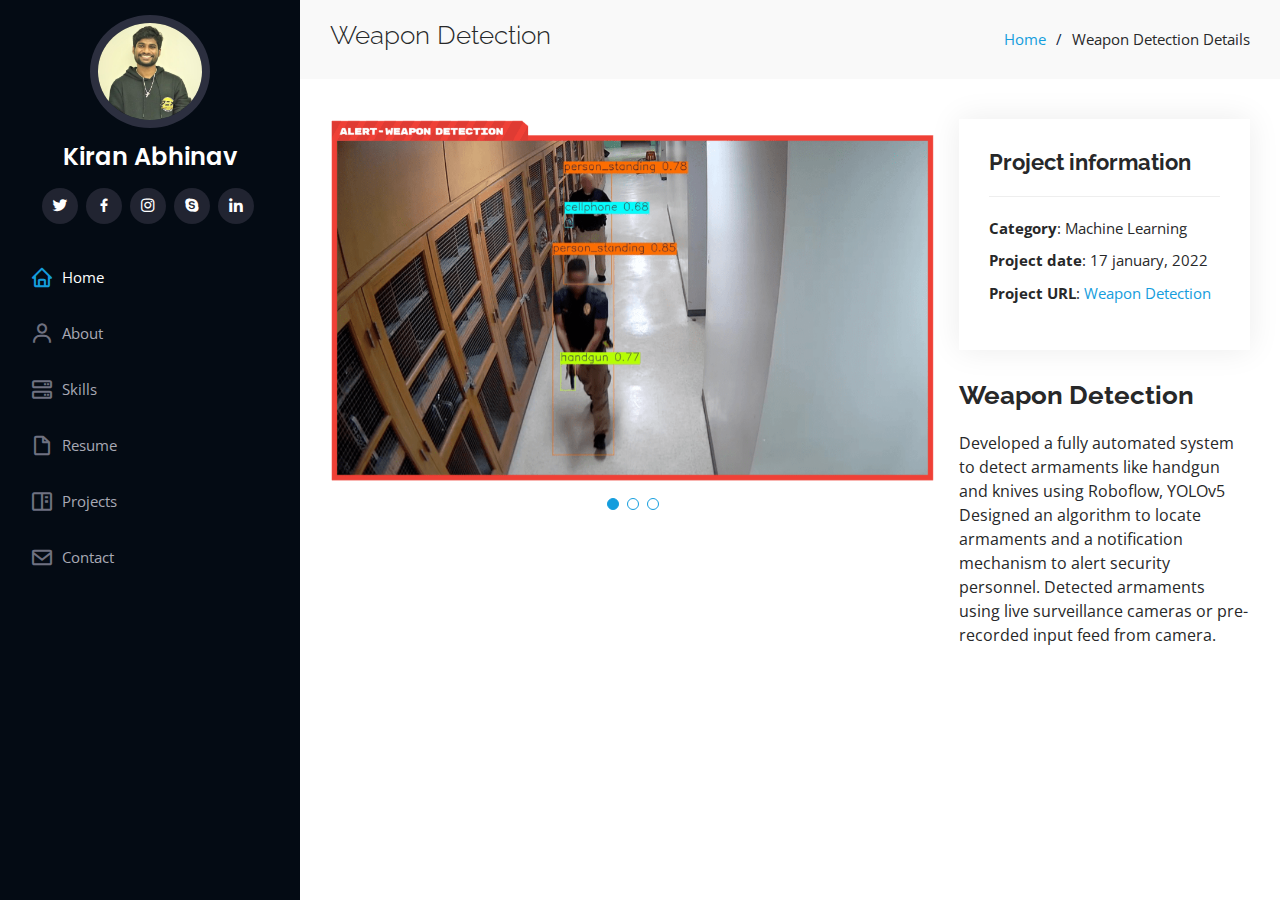
<file: weapon-detection-details.html>
<!DOCTYPE html>
<html lang="en">

<head>
  <meta charset="utf-8">
  <meta content="width=device-width, initial-scale=1.0" name="viewport">

  <title>Weapon Detection Details</title>
  <meta content="" name="description">
  <meta content="" name="keywords">

  <!-- Favicons -->
  <link href="assets/img/favicon.png" rel="icon">
  <link href="assets/img/apple-touch-icon.png" rel="apple-touch-icon">

  <!-- Google Fonts -->
  <link href="https://fonts.googleapis.com/css?family=Open+Sans:300,300i,400,400i,600,600i,700,700i|Raleway:300,300i,400,400i,500,500i,600,600i,700,700i|Poppins:300,300i,400,400i,500,500i,600,600i,700,700i" rel="stylesheet">

  <!-- Vendor CSS Files -->
  <link href="assets/vendor/aos/aos.css" rel="stylesheet">
  <link href="assets/vendor/bootstrap/css/bootstrap.min.css" rel="stylesheet">
  <link href="assets/vendor/bootstrap-icons/bootstrap-icons.css" rel="stylesheet">
  <link href="assets/vendor/boxicons/css/boxicons.min.css" rel="stylesheet">
  <link href="assets/vendor/glightbox/css/glightbox.min.css" rel="stylesheet">
  <link href="assets/vendor/swiper/swiper-bundle.min.css" rel="stylesheet">
  <link href="assets/css/style.css" rel="stylesheet">

</head>

<body>
  <i class="bi bi-list mobile-nav-toggle d-xl-none"></i>
  <header id="header">
    <div class="d-flex flex-column">

      <div class="profile">
        <img src="assets/img/profile-img.jpg" alt="" class="img-fluid rounded-circle">
        <h1 class="text-light"><a href="index.html">Kiran Abhinav</a></h1>
        <div class="social-links mt-3 text-center">
          <a href="#" class="twitter"><i class="bx bxl-twitter"></i></a>
          <a href="#" class="facebook"><i class="bx bxl-facebook"></i></a>
          <a href="#" class="instagram"><i class="bx bxl-instagram"></i></a>
          <a href="#" class="google-plus"><i class="bx bxl-skype"></i></a>
          <a href="#" class="linkedin"><i class="bx bxl-linkedin"></i></a>
        </div>
      </div>

      <nav id="navbar" class="nav-menu navbar">
        <ul>
          <li><a href="#hero" class="nav-link scrollto active"><i class="bx bx-home"></i> <span>Home</span></a></li>
          <li><a href="#about" class="nav-link scrollto"><i class="bx bx-user"></i> <span>About</span></a></li>
          <li><a href="#skills" class="nav-link scrollto"><i class="bx bx-server"></i> <span>Skills</span></a></li>
          <li><a href="#resume" class="nav-link scrollto"><i class="bx bx-file-blank"></i> <span>Resume</span></a></li>
          <li><a href="#portfolio" class="nav-link scrollto"><i class="bx bx-book-content"></i> <span>Projects</span></a></li>
          <li><a href="#contact" class="nav-link scrollto"><i class="bx bx-envelope"></i> <span>Contact</span></a></li>
        </ul>
      </nav><!-- .nav-menu -->
    </div>
  </header><!-- End Header -->

  <main id="main">

    <!-- ======= Breadcrumbs ======= -->
    <section id="breadcrumbs" class="breadcrumbs">
      <div class="container">

        <div class="d-flex justify-content-between align-items-center">
          <h2>Weapon Detection</h2>
          <ol>
            <li><a href="index.html">Home</a></li>
            <li>Weapon Detection Details</li>
          </ol>
        </div>

      </div>
    </section><!-- End Breadcrumbs -->

    <!-- ======= Portfolio Details Section ======= -->
    <section id="portfolio-details" class="portfolio-details">
      <div class="container">

        <div class="row gy-4">

          <div class="col-lg-8">
            <div class="portfolio-details-slider swiper">
              <div class="swiper-wrapper align-items-center">

                <div class="swiper-slide">
                  <img src="assets/img/portfolio/portfolio-wd-details-1.png" alt="">
                </div>

                <div class="swiper-slide">
                  <img src="assets/img/portfolio/portfolio-wd-details-2.jpg" alt="">
                </div>

                <div class="swiper-slide">
                  <img src="assets/img/portfolio/portfolio-wd-details-3.jpg" alt="">
                </div>

              </div>
              <div class="swiper-pagination"></div>
            </div>
          </div>

          <div class="col-lg-4">
            <div class="portfolio-info">
              <h3>Project information</h3>
              <ul>
                <li><strong>Category</strong>: Machine Learning</li>
                <!-- <li><strong>Client</strong>: ASU Company</li> -->
                <li><strong>Project date</strong>: 17 january, 2022</li>
                <li><strong>Project URL</strong>: <a href="#">Weapon Detection</a></li>
              </ul>
            </div>
            <div class="portfolio-description">
              <h2>Weapon Detection</h2>
              <p>
                Developed a fully automated system to detect armaments like handgun and knives using Roboflow, YOLOv5
                Designed an algorithm to locate armaments and a notification mechanism to alert security personnel.
                Detected armaments using live surveillance cameras or pre-recorded input feed from camera.

              </p>
            </div>
          </div>

        </div>

      </div>
    </section><!-- End Portfolio Details Section -->

  </main><!-- End #main -->


  <a href="#" class="back-to-top d-flex align-items-center justify-content-center"><i class="bi bi-arrow-up-short"></i></a>

  <!-- Vendor JS Files -->
  <script src="assets/vendor/purecounter/purecounter_vanilla.js"></script>
  <script src="assets/vendor/aos/aos.js"></script>
  <script src="assets/vendor/bootstrap/js/bootstrap.bundle.min.js"></script>
  <script src="assets/vendor/glightbox/js/glightbox.min.js"></script>
  <script src="assets/vendor/isotope-layout/isotope.pkgd.min.js"></script>
  <script src="assets/vendor/swiper/swiper-bundle.min.js"></script>
  <script src="assets/vendor/typed.js/typed.umd.js"></script>
  <script src="assets/vendor/waypoints/noframework.waypoints.js"></script>
  <script src="assets/vendor/php-email-form/validate.js"></script>

  <!-- Template Main JS File -->
  <script src="assets/js/main.js"></script>

</body>

</html>
</file>
<file: assets/css/style.css>
/**
* Template Name: iPortfolio
* Updated: Jan 29 2024 with Bootstrap v5.3.2
* Template URL: https://bootstrapmade.com/iportfolio-bootstrap-portfolio-websites-template/
* Author: BootstrapMade.com
* License: https://bootstrapmade.com/license/
*/

/*--------------------------------------------------------------
# General
--------------------------------------------------------------*/
body {
  font-family: "Open Sans", sans-serif;
  color: #272829;
}

a {
  color: #149ddd;
  text-decoration: none;
}

a:hover {
  color: #37b3ed;
  text-decoration: none;
}

h1,
h2,
h3,
h4,
h5,
h6 {
  font-family: "Raleway", sans-serif;
}

/*--------------------------------------------------------------
# Back to top button
--------------------------------------------------------------*/
.back-to-top {
  position: fixed;
  visibility: hidden;
  opacity: 0;
  right: 15px;
  bottom: 15px;
  z-index: 996;
  background: #149ddd;
  width: 40px;
  height: 40px;
  border-radius: 50px;
  transition: all 0.4s;
}

.back-to-top i {
  font-size: 28px;
  color: #fff;
  line-height: 0;
}

.back-to-top:hover {
  background: #2eafec;
  color: #fff;
}

.back-to-top.active {
  visibility: visible;
  opacity: 1;
}

/*--------------------------------------------------------------
# Header
--------------------------------------------------------------*/
#header {
  position: fixed;
  top: 0;
  left: 0;
  bottom: 0;
  width: 300px;
  transition: all ease-in-out 0.5s;
  z-index: 9997;
  transition: all 0.5s;
  padding: 0 15px;
  background: #040b14;
  overflow-y: auto;
}

#header .profile img {
  margin: 15px auto;
  display: block;
  width: 120px;
  border: 8px solid #2c2f3f;
}

#header .profile h1 {
  font-size: 24px;
  margin: 0;
  padding: 0;
  font-weight: 600;
  -moz-text-align-last: center;
  text-align-last: center;
  font-family: "Poppins", sans-serif;
}

#header .profile h1 a,
#header .profile h1 a:hover {
  color: #fff;
  text-decoration: none;
}

#header .profile .social-links a {
  font-size: 18px;
  display: inline-block;
  background: #212431;
  color: #fff;
  line-height: 1;
  padding: 8px 0;
  margin-right: 4px;
  border-radius: 50%;
  text-align: center;
  width: 36px;
  height: 36px;
  transition: 0.3s;
}

#header .profile .social-links a:hover {
  background: #149ddd;
  color: #fff;
  text-decoration: none;
}

#main {
  margin-left: 300px;
}

.container,
.container-fluid {
  padding-left: 30px;
  padding-right: 30px;
}

@media (max-width: 1199px) {
  #header {
    left: -300px;
  }

  #main {
    margin-left: 0;
  }

  .container,
  .container-fluid {
    padding-left: 12px;
    padding-right: 12px;
  }
}

/*--------------------------------------------------------------
# Navigation Menu
--------------------------------------------------------------*/
/* Desktop Navigation */
.nav-menu {
  padding: 30px 0 0 0;
}

.nav-menu * {
  margin: 0;
  padding: 0;
  list-style: none;
}

.nav-menu>ul>li {
  position: relative;
  white-space: nowrap;
}

.nav-menu a,
.nav-menu a:focus {
  display: flex;
  align-items: center;
  color: #a8a9b4;
  padding: 12px 15px;
  margin-bottom: 8px;
  transition: 0.3s;
  font-size: 15px;
}

.nav-menu a i,
.nav-menu a:focus i {
  font-size: 24px;
  padding-right: 8px;
  color: #6f7180;
}

.nav-menu a:hover,
.nav-menu .active,
.nav-menu .active:focus,
.nav-menu li:hover>a {
  text-decoration: none;
  color: #fff;
}

.nav-menu a:hover i,
.nav-menu .active i,
.nav-menu .active:focus i,
.nav-menu li:hover>a i {
  color: #149ddd;
}

/* Mobile Navigation */
.mobile-nav-toggle {
  position: fixed;
  right: 15px;
  top: 15px;
  z-index: 9998;
  border: 0;
  font-size: 24px;
  transition: all 0.4s;
  outline: none !important;
  background-color: #149ddd;
  color: #fff;
  width: 40px;
  height: 40px;
  display: inline-flex;
  align-items: center;
  justify-content: center;
  line-height: 0;
  border-radius: 50px;
  cursor: pointer;
}

.mobile-nav-active {
  overflow: hidden;
}

.mobile-nav-active #header {
  left: 0;
}

/*--------------------------------------------------------------
# Hero Section
--------------------------------------------------------------*/
#hero {
  width: 100%;
  height: 100vh;
  background: url("../img/1.avif") top center;
  background-size: cover;
  text-shadow: 1px 1px #080808;
}

#hero:before {
  content: "";
  background: rgba(5, 13, 24, 0.3);
  position: absolute;
  bottom: 0;
  top: 0;
  left: 0;
  right: 0;
  z-index: 1;
}

#hero .hero-container {
  position: relative;
  z-index: 2;
  min-width: 300px;
}

#hero h1 {
  margin: 0 0 10px 0;
  font-size: 64px;
  font-weight: 700;
  line-height: 56px;
  color: #fff;
}

#hero p {
  color: #fff;
  margin-bottom: 50px;
  font-size: 26px;
  font-family: "Poppins", sans-serif;
}

#hero p span {
  color: #fff;
  padding-bottom: 4px;
  letter-spacing: 1px;
  border-bottom: 3px solid #149ddd;
}

@media (min-width: 1024px) {
  #hero {
    background-attachment: fixed;
  }
}

@media (max-width: 768px) {
  #hero h1 {
    font-size: 28px;
    line-height: 36px;
  }

  #hero h2 {
    font-size: 18px;
    line-height: 24px;
    margin-bottom: 30px;
  }
}

/*--------------------------------------------------------------
# Sections General
--------------------------------------------------------------*/
section {
  padding: 60px 0;
  overflow: hidden;
}

.section-bg {
  background: #f5f8fd;
}

.section-title {
  padding-bottom: 30px;
}

.section-title h2 {
  font-size: 32px;
  font-weight: bold;
  margin-bottom: 20px;
  padding-bottom: 20px;
  position: relative;
  color: #173b6c;
}

.section-title h2::after {
  content: "";
  position: absolute;
  display: block;
  width: 50px;
  height: 3px;
  background: #149ddd;
  bottom: 0;
  left: 0;
}

.section-title p {
  margin-bottom: 0;
}

/*--------------------------------------------------------------
# About
--------------------------------------------------------------*/
.about .content h3 {
  font-weight: 700;
  font-size: 26px;
  color: #173b6c;
}

.about .content ul {
  list-style: none;
  padding: 0;
}

.about .content ul li {
  margin-bottom: 20px;
  display: flex;
  align-items: center;
}

.about .content ul strong {
  margin-right: 10px;
}

.about .content ul i {
  font-size: 16px;
  margin-right: 5px;
  color: #149ddd;
  line-height: 0;
}

.about .content p:last-child {
  margin-bottom: 0;
}

/*--------------------------------------------------------------
# Facts
--------------------------------------------------------------*/
.facts {
  padding-bottom: 30px;
}

.facts .count-box {
  padding: 30px;
  width: 100%;
}

.facts .count-box i {
  display: block;
  font-size: 44px;
  color: #149ddd;
  float: left;
  line-height: 0;
}

.facts .count-box span {
  font-size: 48px;
  line-height: 40px;
  display: block;
  font-weight: 700;
  color: #050d18;
  margin-left: 60px;
}

.facts .count-box p {
  padding: 15px 0 0 0;
  margin: 0 0 0 60px;
  font-family: "Raleway", sans-serif;
  font-size: 14px;
  color: #122f57;
}

.facts .count-box a {
  font-weight: 600;
  display: block;
  margin-top: 20px;
  color: #122f57;
  font-size: 15px;
  font-family: "Poppins", sans-serif;
  transition: ease-in-out 0.3s;
}

.facts .count-box a:hover {
  color: #1f5297;
}

/*--------------------------------------------------------------
# Akills
--------------------------------------------------------------*/
.skills .progress {
  height: 60px;
  display: block;
  background: none;
  border-radius: 0;
}

.skills .progress .skill {
  padding: 0;
  margin: 0 0 6px 0;
  text-transform: uppercase;
  display: block;
  font-weight: 600;
  font-family: "Poppins", sans-serif;
  color: #050d18;
}

.skills .progress .skill .val {
  float: right;
  font-style: normal;
}

.skills .progress-bar-wrap {
  background: #dce8f8;
  height: 10px;
}

.skills .progress-bar {
  width: 1px;
  height: 10px;
  transition: 0.9s;
  background-color: #149ddd;
}

/*--------------------------------------------------------------
# Resume
--------------------------------------------------------------*/
.resume .resume-title {
  font-size: 26px;
  font-weight: 700;
  margin-top: 20px;
  margin-bottom: 20px;
  color: #050d18;
}

.resume .resume-item {
  padding: 0 0 20px 20px;
  margin-top: -2px;
  border-left: 2px solid #1f5297;
  position: relative;
}

.resume .resume-item h4 {
  line-height: 18px;
  font-size: 18px;
  font-weight: 600;
  text-transform: uppercase;
  font-family: "Poppins", sans-serif;
  color: #050d18;
  margin-bottom: 10px;
}

.resume .resume-item h5 {
  font-size: 16px;
  background: #e4edf9;
  padding: 5px 15px;
  display: inline-block;
  font-weight: 600;
  margin-bottom: 10px;
}

.resume .resume-item ul {
  padding-left: 20px;
}

.resume .resume-item ul li {
  padding-bottom: 10px;
}

.resume .resume-item:last-child {
  padding-bottom: 0;
}

.resume .resume-item::before {
  content: "";
  position: absolute;
  width: 16px;
  height: 16px;
  border-radius: 50px;
  left: -9px;
  top: 0;
  background: #fff;
  border: 2px solid #1f5297;
}

/*--------------------------------------------------------------
# Portfolio
--------------------------------------------------------------*/
.portfolio .portfolio-item {
  margin-bottom: 30px;
}

.portfolio #portfolio-flters {
  padding: 0;
  margin: 0 auto 35px auto;
  list-style: none;
  text-align: center;
  background: #fff;
  border-radius: 50px;
  padding: 2px 15px;
}

.portfolio #portfolio-flters li {
  cursor: pointer;
  display: inline-block;
  padding: 10px 15px 8px 15px;
  font-size: 14px;
  font-weight: 600;
  line-height: 1;
  text-transform: uppercase;
  color: #272829;
  margin-bottom: 5px;
  transition: all 0.3s ease-in-out;
}

.portfolio #portfolio-flters li:hover,
.portfolio #portfolio-flters li.filter-active {
  color: #149ddd;
}

.portfolio #portfolio-flters li:last-child {
  margin-right: 0;
}

.portfolio .portfolio-wrap {
  transition: 0.3s;
  position: relative;
  overflow: hidden;
  z-index: 1;
}

.portfolio .portfolio-wrap::before {
  content: "";
  background: rgba(255, 255, 255, 0.5);
  position: absolute;
  left: 0;
  right: 0;
  top: 0;
  bottom: 0;
  transition: all ease-in-out 0.3s;
  z-index: 2;
  opacity: 0;
}

.portfolio .portfolio-wrap .portfolio-links {
  opacity: 1;
  left: 0;
  right: 0;
  bottom: -60px;
  z-index: 3;
  position: absolute;
  transition: all ease-in-out 0.3s;
  display: flex;
  justify-content: center;
}

.portfolio .portfolio-wrap .portfolio-links a {
  color: #fff;
  font-size: 28px;
  text-align: center;
  background: rgba(20, 157, 221, 0.75);
  transition: 0.3s;
  width: 50%;
}

.portfolio .portfolio-wrap .portfolio-links a:hover {
  background: rgba(20, 157, 221, 0.95);
}

.portfolio .portfolio-wrap .portfolio-links a+a {
  border-left: 1px solid #37b3ed;
}

.portfolio .portfolio-wrap:hover::before {
  top: 0;
  left: 0;
  right: 0;
  bottom: 0;
  opacity: 1;
}

.portfolio .portfolio-wrap:hover .portfolio-links {
  opacity: 1;
  bottom: 0;
}

/*--------------------------------------------------------------
# Portfolio Details
--------------------------------------------------------------*/
.portfolio-details {
  padding-top: 40px;
}

.portfolio-details .portfolio-details-slider img {
  width: 100%;
}

.portfolio-details .portfolio-details-slider .swiper-pagination {
  margin-top: 20px;
  position: relative;
}

.portfolio-details .portfolio-details-slider .swiper-pagination .swiper-pagination-bullet {
  width: 12px;
  height: 12px;
  background-color: #fff;
  opacity: 1;
  border: 1px solid #149ddd;
}

.portfolio-details .portfolio-details-slider .swiper-pagination .swiper-pagination-bullet-active {
  background-color: #149ddd;
}

.portfolio-details .portfolio-info {
  padding: 30px;
  box-shadow: 0px 0 30px rgba(5, 13, 24, 0.08);
}

.portfolio-details .portfolio-info h3 {
  font-size: 22px;
  font-weight: 700;
  margin-bottom: 20px;
  padding-bottom: 20px;
  border-bottom: 1px solid #eee;
}

.portfolio-details .portfolio-info ul {
  list-style: none;
  padding: 0;
  font-size: 15px;
}

.portfolio-details .portfolio-info ul li+li {
  margin-top: 10px;
}

.portfolio-details .portfolio-description {
  padding-top: 30px;
}

.portfolio-details .portfolio-description h2 {
  font-size: 26px;
  font-weight: 700;
  margin-bottom: 20px;
}

.portfolio-details .portfolio-description p {
  padding: 0;
}

/*--------------------------------------------------------------
# Services
--------------------------------------------------------------*/
.services .icon-box {
  margin-bottom: 20px;
}

.services .icon {
  float: left;
  display: flex;
  align-items: center;
  justify-content: center;
  width: 54px;
  height: 54px;
  background: #149ddd;
  border-radius: 50%;
  transition: 0.5s;
  border: 1px solid #149ddd;
}

.services .icon i {
  color: #fff;
  font-size: 24px;
  line-height: 0;
}

.services .icon-box:hover .icon {
  background: #fff;
}

.services .icon-box:hover .icon i {
  color: #149ddd;
}

.services .title {
  margin-left: 80px;
  font-weight: 700;
  margin-bottom: 15px;
  font-size: 18px;
}

.services .title a {
  color: #343a40;
}

.services .title a:hover {
  color: #149ddd;
}

.services .description {
  margin-left: 80px;
  line-height: 24px;
  font-size: 14px;
}

/*--------------------------------------------------------------
# Testimonials
--------------------------------------------------------------*/
.testimonials .testimonials-carousel,
.testimonials .testimonials-slider {
  overflow: hidden;
}

.testimonials .testimonial-item {
  box-sizing: content-box;
  text-align: center;
  min-height: 320px;
}

.testimonials .testimonial-item .testimonial-img {
  width: 90px;
  border-radius: 50%;
  margin: 0 auto;
}

.testimonials .testimonial-item h3 {
  font-size: 18px;
  font-weight: bold;
  margin: 10px 0 5px 0;
  color: #111;
}

.testimonials .testimonial-item h4 {
  font-size: 14px;
  color: #999;
  margin: 0;
}

.testimonials .testimonial-item .quote-icon-left,
.testimonials .testimonial-item .quote-icon-right {
  color: #c3e8fa;
  font-size: 26px;
}

.testimonials .testimonial-item .quote-icon-left {
  display: inline-block;
  left: -5px;
  position: relative;
}

.testimonials .testimonial-item .quote-icon-right {
  display: inline-block;
  right: -5px;
  position: relative;
  top: 10px;
}

.testimonials .testimonial-item p {
  font-style: italic;
  margin: 0 15px 15px 15px;
  padding: 20px;
  background: #fff;
  position: relative;
  margin-bottom: 35px;
  border-radius: 6px;
  box-shadow: 0px 2px 15px rgba(0, 0, 0, 0.1);
}

.testimonials .testimonial-item p::after {
  content: "";
  width: 0;
  height: 0;
  border-top: 20px solid #fff;
  border-right: 20px solid transparent;
  border-left: 20px solid transparent;
  position: absolute;
  bottom: -20px;
  left: calc(50% - 20px);
}

.testimonials .swiper-pagination {
  margin-top: 20px;
  position: relative;
}

.testimonials .swiper-pagination .swiper-pagination-bullet {
  width: 12px;
  height: 12px;
  background-color: #fff;
  opacity: 1;
  border: 1px solid #149ddd;
}

.testimonials .swiper-pagination .swiper-pagination-bullet-active {
  background-color: #149ddd;
}

/*--------------------------------------------------------------
# Contact
--------------------------------------------------------------*/
.contact {
  padding-bottom: 130px;
}

.contact .info {
  padding: 30px;
  background: #fff;
  width: 100%;
  box-shadow: 0 0 24px 0 rgba(0, 0, 0, 0.12);
}

.contact .info i {
  font-size: 20px;
  color: #149ddd;
  float: left;
  width: 44px;
  height: 44px;
  background: #dff3fc;
  display: flex;
  justify-content: center;
  align-items: center;
  border-radius: 50px;
  transition: all 0.3s ease-in-out;
}

.contact .info h4 {
  padding: 0 0 0 60px;
  font-size: 22px;
  font-weight: 600;
  margin-bottom: 5px;
  color: #050d18;
}

.contact .info p {
  padding: 0 0 10px 60px;
  margin-bottom: 20px;
  font-size: 14px;
  color: #173b6c;
}

.contact .info .email p {
  padding-top: 5px;
}

.contact .info .social-links {
  padding-left: 60px;
}

.contact .info .social-links a {
  font-size: 18px;
  display: inline-block;
  background: #333;
  color: #fff;
  line-height: 1;
  padding: 8px 0;
  border-radius: 50%;
  text-align: center;
  width: 36px;
  height: 36px;
  transition: 0.3s;
  margin-right: 10px;
}

.contact .info .social-links a:hover {
  background: #149ddd;
  color: #fff;
}

.contact .info .email:hover i,
.contact .info .address:hover i,
.contact .info .phone:hover i {
  background: #149ddd;
  color: #fff;
}

.contact .php-email-form {
  width: 100%;
  padding: 30px;
  background: #fff;
  box-shadow: 0 0 24px 0 rgba(0, 0, 0, 0.12);
}

.contact .php-email-form .form-group {
  padding-bottom: 8px;
}

.contact .php-email-form .validate {
  display: none;
  color: red;
  margin: 0 0 15px 0;
  font-weight: 400;
  font-size: 13px;
}

.contact .php-email-form .error-message {
  display: none;
  color: #fff;
  background: #ed3c0d;
  text-align: left;
  padding: 15px;
  font-weight: 600;
}

.contact .php-email-form .error-message br+br {
  margin-top: 25px;
}

.contact .php-email-form .sent-message {
  display: none;
  color: #fff;
  background: #18d26e;
  text-align: center;
  padding: 15px;
  font-weight: 600;
}

.contact .php-email-form .loading {
  display: none;
  background: #fff;
  text-align: center;
  padding: 15px;
}

.contact .php-email-form .loading:before {
  content: "";
  display: inline-block;
  border-radius: 50%;
  width: 24px;
  height: 24px;
  margin: 0 10px -6px 0;
  border: 3px solid #18d26e;
  border-top-color: #eee;
  animation: animate-loading 1s linear infinite;
}

.contact .php-email-form .form-group {
  margin-bottom: 15px;
}

.contact .php-email-form label {
  padding-bottom: 8px;
}

.contact .php-email-form input,
.contact .php-email-form textarea {
  border-radius: 0;
  box-shadow: none;
  font-size: 14px;
}

.contact .php-email-form input {
  height: 44px;
}

.contact .php-email-form textarea {
  padding: 10px 15px;
}

.contact .php-email-form button[type=submit] {
  background: #149ddd;
  border: 0;
  padding: 10px 24px;
  color: #fff;
  transition: 0.4s;
  border-radius: 4px;
}

.contact .php-email-form button[type=submit]:hover {
  background: #37b3ed;
}

@keyframes animate-loading {
  0% {
    transform: rotate(0deg);
  }

  100% {
    transform: rotate(360deg);
  }
}

/*--------------------------------------------------------------
# Breadcrumbs
--------------------------------------------------------------*/
.breadcrumbs {
  padding: 20px 0;
  background: #f9f9f9;
}

.breadcrumbs h2 {
  font-size: 26px;
  font-weight: 300;
}

.breadcrumbs ol {
  display: flex;
  flex-wrap: wrap;
  list-style: none;
  padding: 0;
  margin: 0;
  font-size: 15px;
}

.breadcrumbs ol li+li {
  padding-left: 10px;
}

.breadcrumbs ol li+li::before {
  display: inline-block;
  padding-right: 10px;
  color: #0e2442;
  content: "/";
}

@media (max-width: 768px) {
  .breadcrumbs .d-flex {
    display: block !important;
  }

  .breadcrumbs ol {
    display: block;
  }

  .breadcrumbs ol li {
    display: inline-block;
  }
}

/*--------------------------------------------------------------
# Footer
--------------------------------------------------------------*/
#footer {
  padding: 15px;
  color: #f4f6fd;
  font-size: 14px;
  position: fixed;
  left: 0;
  bottom: 0;
  width: 300px;
  z-index: 9999;
  background: #040b14;
}

#footer .copyright {
  text-align: center;
}

#footer .credits {
  padding-top: 5px;
  text-align: center;
  font-size: 13px;
  color: #eaebf0;
}

@media (max-width: 1199px) {
  #footer {
    position: static;
    width: auto;
    padding-right: 20px 15px;
  }
}
</file>
